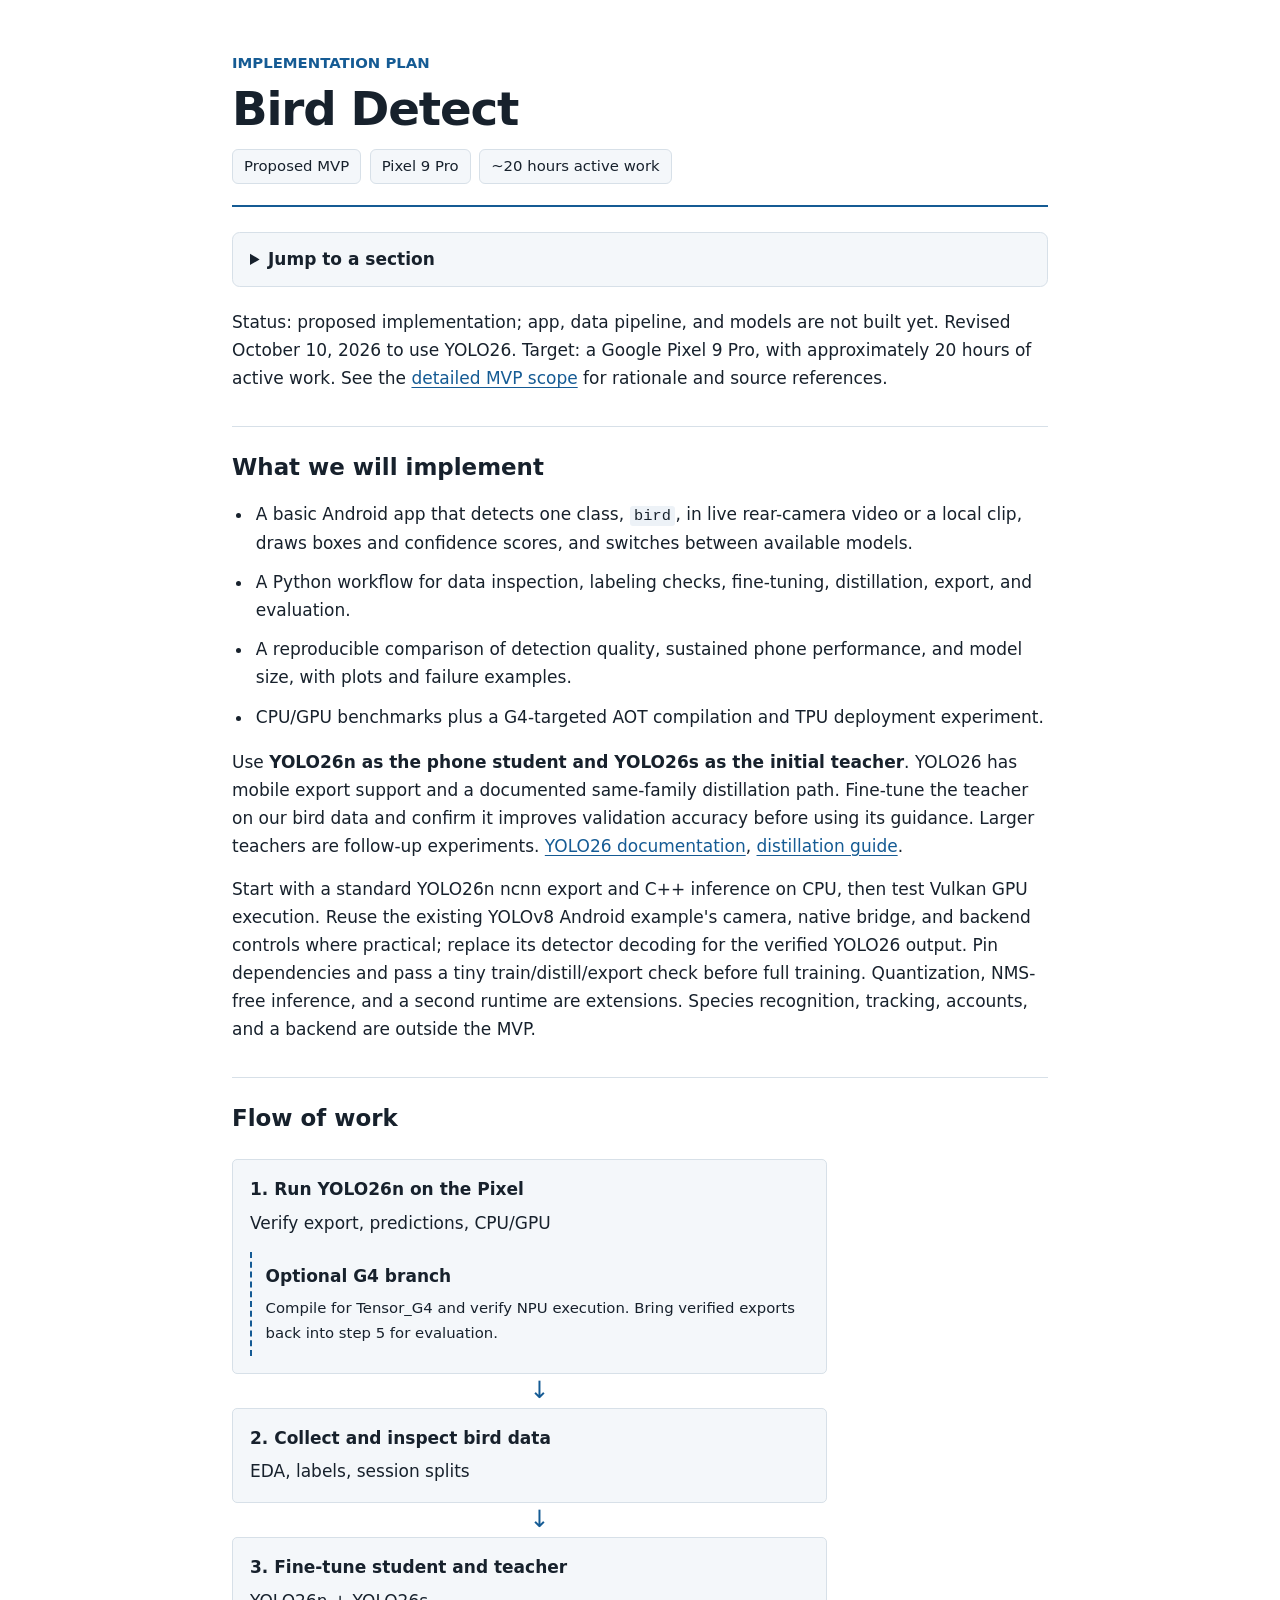
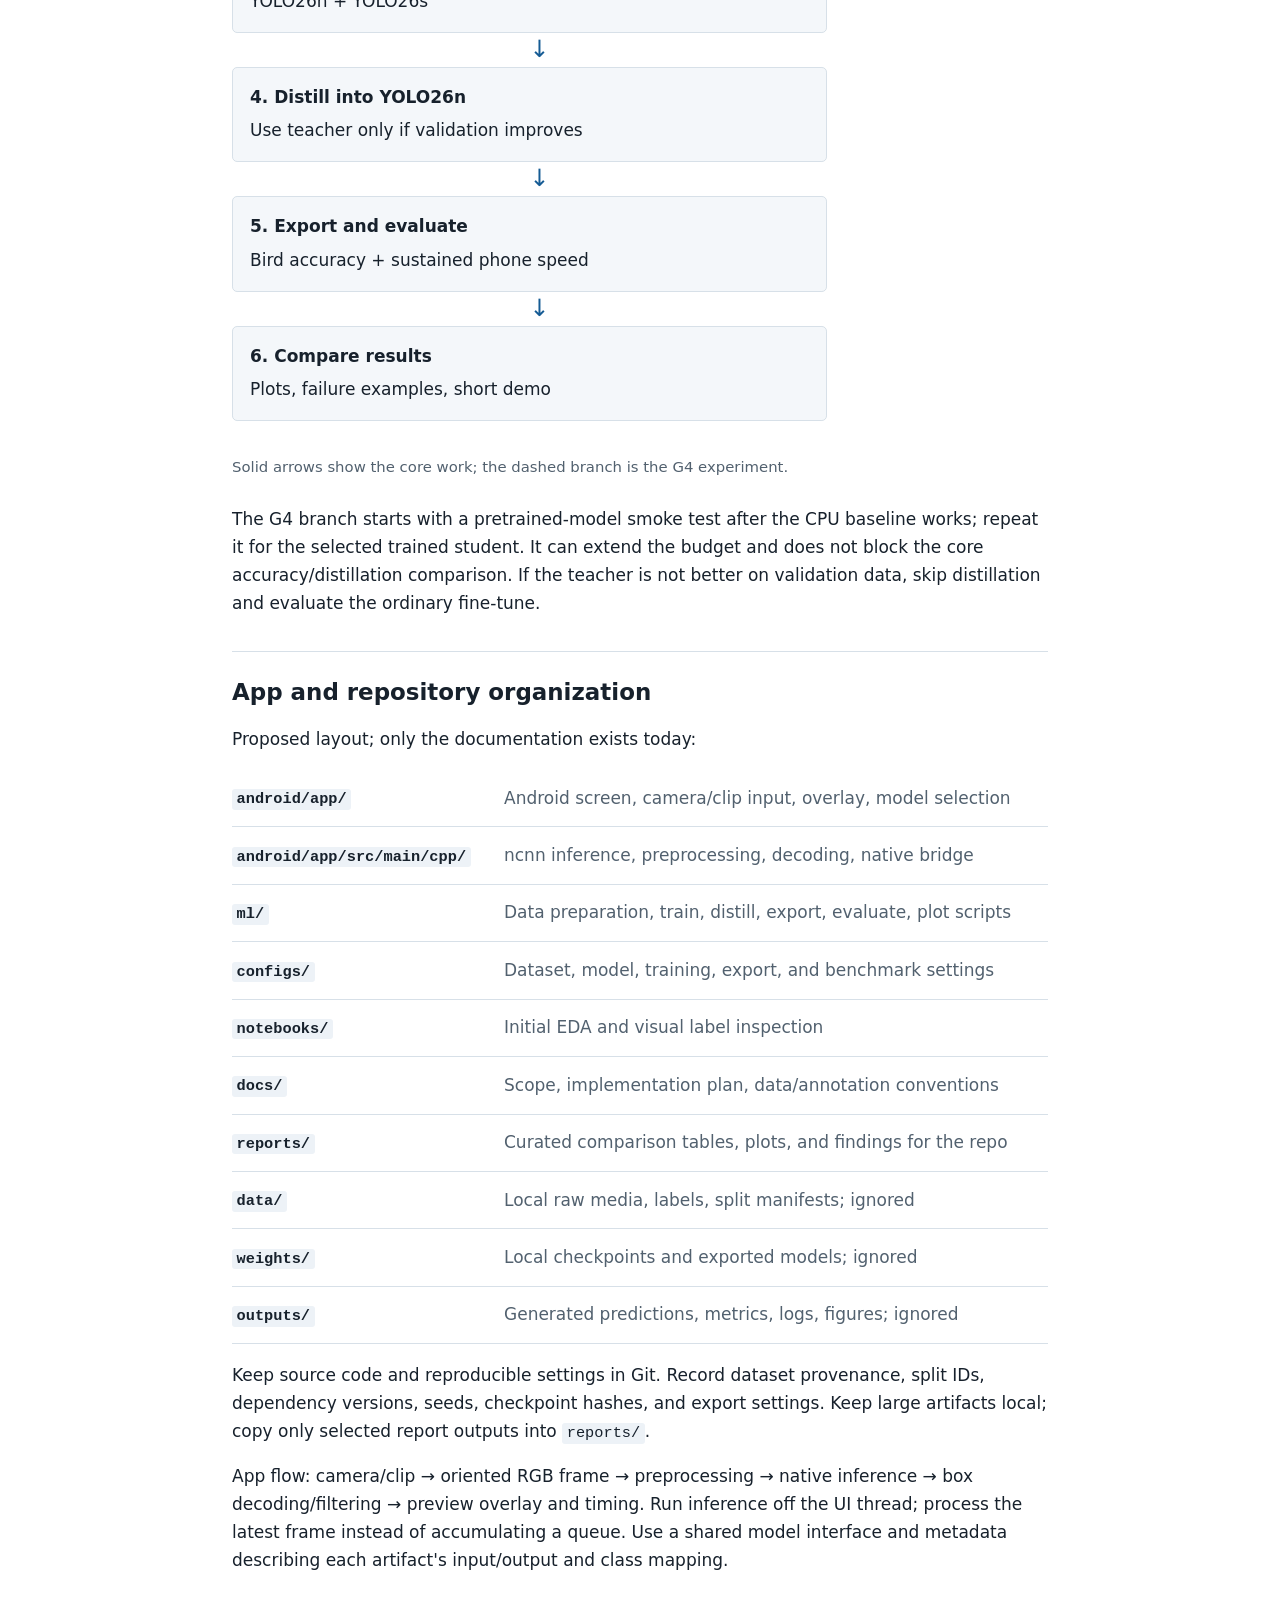
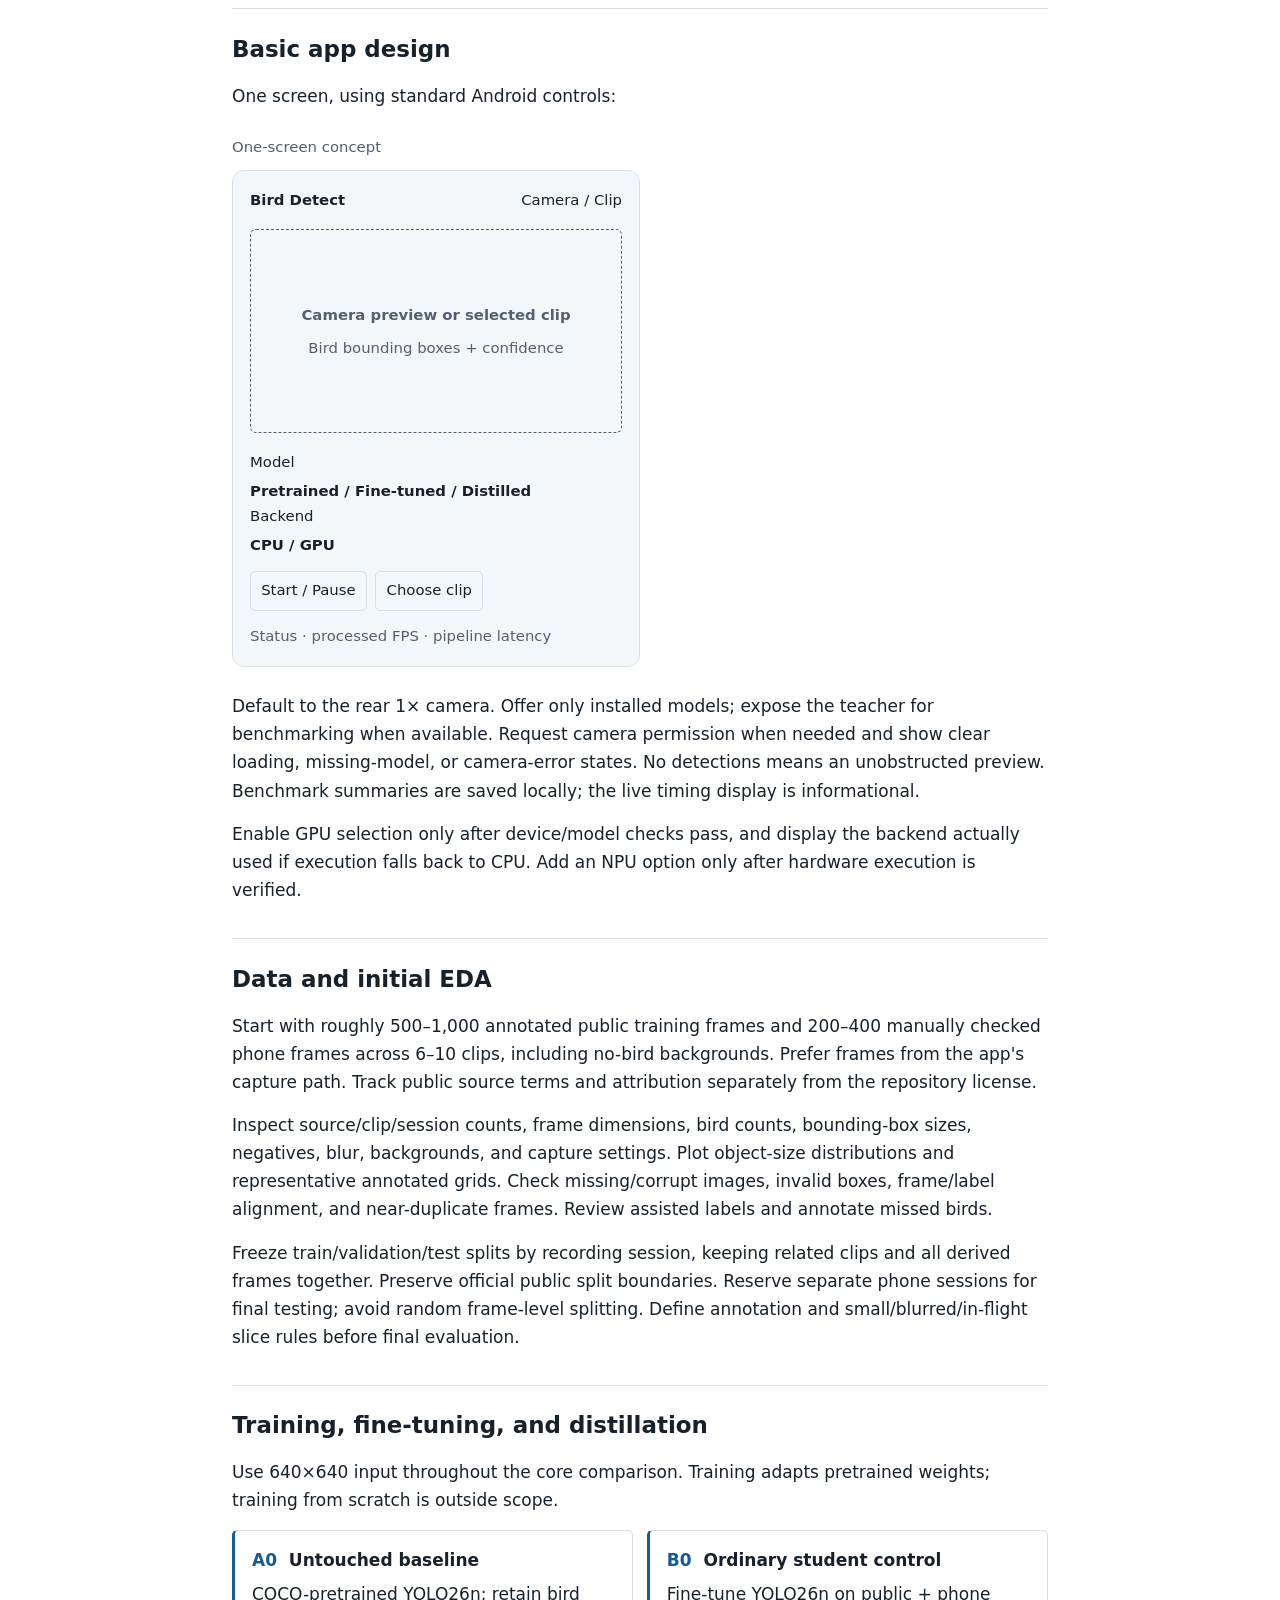
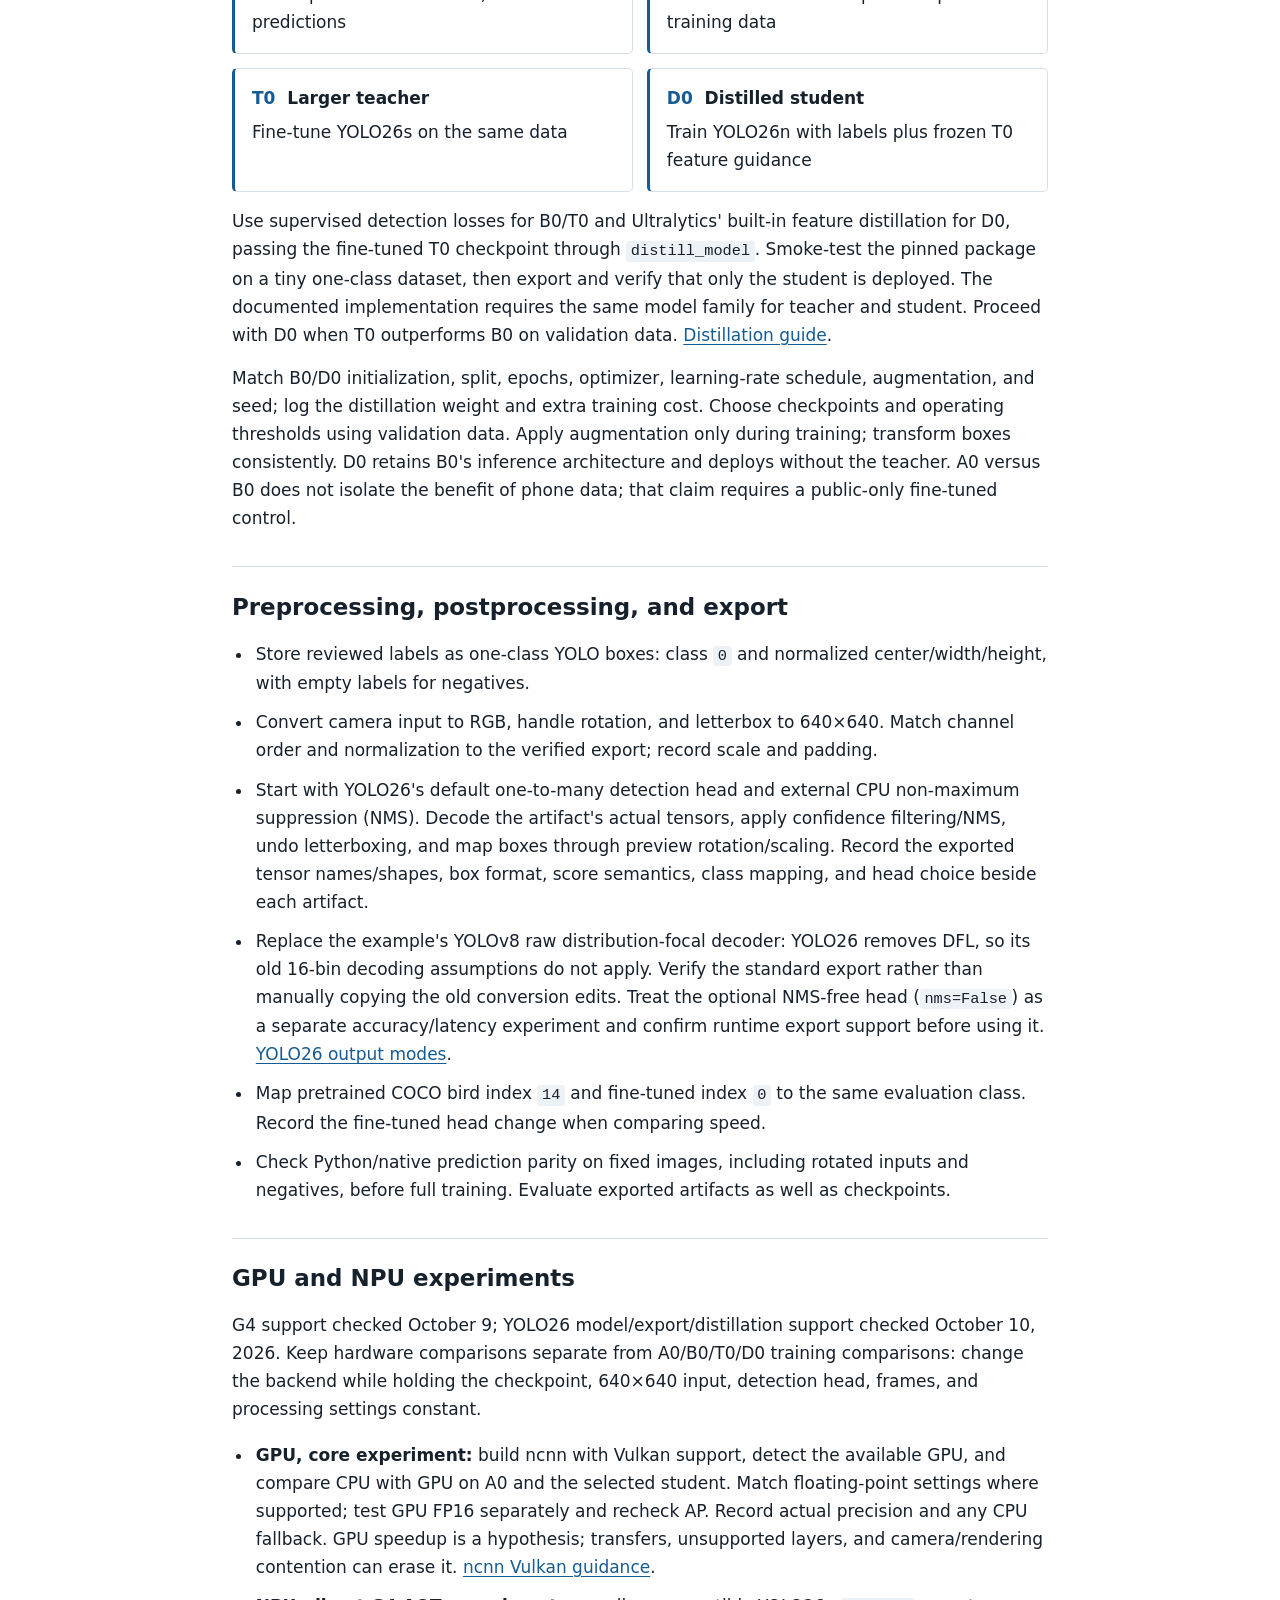
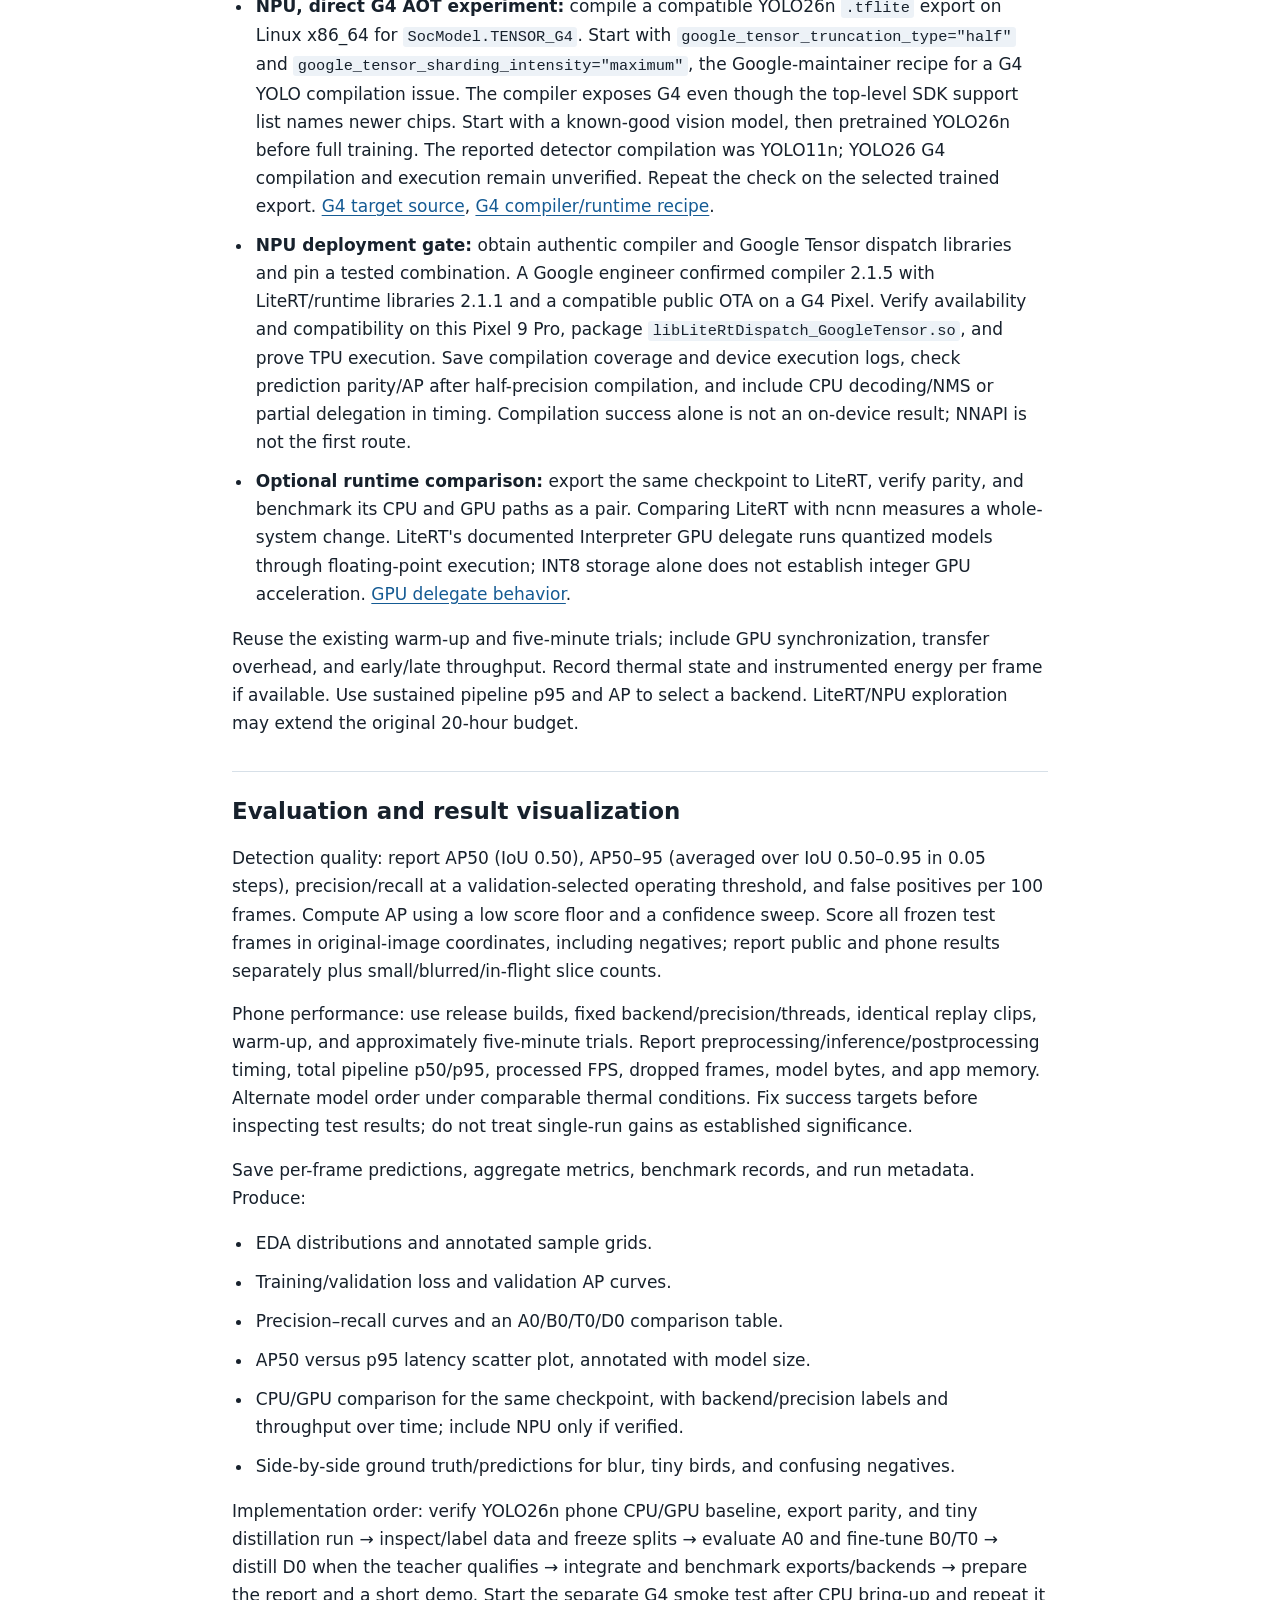
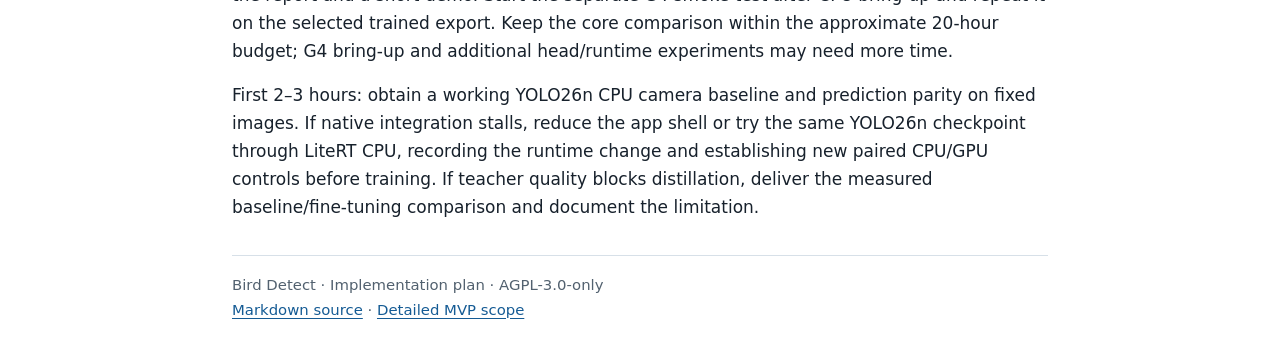
<file: docs/implementation_plan.html>
<!doctype html>
<html lang="en"><head><meta charset="utf-8"><meta name="viewport" content="width=device-width, initial-scale=1"><meta name="description" content="Bird Detect: a concise Android MVP implementation plan, including app organization, EDA, fine-tuning, distillation, and evaluation."><meta name="theme-color" content="#155b94"><title>Bird Detect · Implementation Plan</title><link rel="icon" type="image/svg+xml" href="data:image/svg+xml,%3Csvg%20xmlns%3D%22http%3A%2F%2Fwww.w3.org%2F2000%2Fsvg%22%20viewBox%3D%220%200%2032%2032%22%3E%3Crect%20width%3D%2232%22%20height%3D%2232%22%20rx%3D%227%22%20fill%3D%22%23155b94%22%2F%3E%3Cpath%20d%3D%22M7%207h7M7%207v7m18-7h-7m7%200v7M7%2025h7m-7%200v-7m18%207h-7m7%200v-7%22%20stroke%3D%22white%22%20stroke-width%3D%222%22%20fill%3D%22none%22%2F%3E%3C%2Fsvg%3E"><style>
:root{color-scheme:light dark;--bg:#fff;--fg:#17212c;--muted:#52616f;--accent:#155b94;--panel:#f4f7fa;--line:#d7e0e8;--code:#edf2f7;font-family:system-ui,-apple-system,BlinkMacSystemFont,"Segoe UI",sans-serif;font-size:17px}
@media(prefers-color-scheme:dark){:root{--bg:#101820;--fg:#e8edf3;--muted:#b0bfce;--accent:#8ecbff;--panel:#1a2733;--line:#354655;--code:#273646}}
*{box-sizing:border-box}html{scroll-behavior:smooth;scroll-padding-top:1rem}body{overflow-wrap:anywhere;margin:0;background:var(--bg);color:var(--fg);line-height:1.65}main{max-width:52rem;margin:auto;padding:2rem 1.1rem 3rem}header{border-bottom:2px solid var(--accent);padding-bottom:1.25rem;margin-bottom:1.5rem}.eyebrow{font-size:.875rem;font-weight:650;color:var(--accent);margin:0 0 .35rem}h1{font-size:clamp(2rem,7vw,2.75rem);line-height:1.2;margin:0 0 .65rem;letter-spacing:-.025em}.meta{display:flex;flex-wrap:wrap;gap:.5rem}.meta span{padding:.25rem .65rem;background:var(--panel);border:1px solid var(--line);border-radius:.35rem;font-size:.875rem}p{margin:.9rem 0}section{border-top:1px solid var(--line);margin-top:2rem;padding-top:1.25rem}h2{font-size:1.35rem;line-height:1.35;margin:.2rem 0 1rem;overflow-wrap:anywhere}h3{font-size:1rem;margin:0;line-height:1.5}a{color:var(--accent);text-underline-offset:.2em;overflow-wrap:anywhere}a:focus-visible,summary:focus-visible{outline:3px solid var(--accent);outline-offset:4px}code{font-size:.9em;background:var(--code);padding:.08em .3em;border-radius:.2em;overflow-wrap:anywhere}ul{padding-left:1.25rem;margin:1rem 0}li{margin:.65rem 0;padding-left:.15rem}details{border:1px solid var(--line);border-radius:.45rem;background:var(--panel);padding:.25rem 1rem;margin:1.25rem 0}summary{cursor:pointer;font-weight:650;min-height:44px;padding:.45rem 0}nav{display:grid;padding:.5rem 0}nav a{padding:.55rem 0;line-height:1.4;min-height:44px}.repo{margin:1rem 0}.repo>div{padding:.8rem 0;border-bottom:1px solid var(--line)}dt{font-weight:650}dd{margin:.3rem 0 0;color:var(--muted)}.models{display:grid;gap:.8rem}.model{padding:1rem;border:1px solid var(--line);border-left:3px solid var(--accent);border-radius:.3rem}.model h3 span{color:var(--accent);margin-right:.35rem}.model p{margin:.4rem 0 0}.app-sketch{margin:1.5rem 0}.app-sketch figcaption{font-size:.875rem;color:var(--muted);margin-bottom:.6rem}.app-frame{max-width:24rem;border:1px solid var(--line);border-radius:.7rem;padding:1rem;background:var(--panel)}.app-top{display:flex;justify-content:space-between;gap:.5rem;flex-wrap:wrap;font-size:.875rem}.app-preview{border:1px dashed var(--muted);border-radius:.35rem;min-height:12rem;margin:1rem 0;display:flex;flex-direction:column;justify-content:center;gap:.5rem;padding:1rem;text-align:center;font-size:.875rem;color:var(--muted)}.app-row{display:flex;flex-direction:column;gap:.25rem;font-size:.875rem}.app-actions{display:flex;flex-wrap:wrap;gap:.5rem;margin:.8rem 0}.app-actions span{font-size:.875rem;border:1px solid var(--line);padding:.4rem .6rem;border-radius:.3rem}.app-status{font-size:.875rem;color:var(--muted)}footer{border-top:1px solid var(--line);margin-top:2rem;padding-top:1rem;font-size:.875rem;color:var(--muted)}
@media(min-width:650px){main{padding:3rem 2rem}.repo>div{display:grid;grid-template-columns:15rem 1fr;gap:1rem}dd{margin:0}.models{grid-template-columns:1fr 1fr}}
@media(prefers-reduced-motion:reduce){html{scroll-behavior:auto}}
@media print{:root{color-scheme:light;--bg:#fff;--fg:#17212c;--muted:#52616f;--accent:#155b94;--panel:#f4f7fa;--line:#d7e0e8;--code:#edf2f7}details{display:none}main{padding:0;max-width:none}.model,.repo>div{break-inside:avoid}}

.work-flow{margin:1.5rem 0}.flow-steps{list-style:none;padding:0;margin:0;max-width:35rem}.flow-steps>li{position:relative;padding:1rem;margin:0 0 2rem;border:1px solid var(--line);border-radius:.3rem;background:var(--panel)}.flow-steps>li:not(:last-child)::after{content:"↓";position:absolute;bottom:-1.8rem;left:50%;color:var(--accent);font-size:1.4rem;line-height:1.5rem}.flow-steps h3{margin:0}.flow-steps p{margin:.35rem 0 0}.flow-branch{border-left:2px dashed var(--accent);padding:.6rem .8rem;margin:.9rem 0 0}.flow-branch p{font-size:.875rem}.work-flow figcaption{color:var(--muted);font-size:.875rem}.flow-steps>li{break-inside:avoid}
</style></head><body><main><header><p class="eyebrow">IMPLEMENTATION PLAN</p><h1>Bird Detect</h1><div class="meta"><span>Proposed MVP</span><span>Pixel 9 Pro</span><span>~20 hours active work</span></div></header><details><summary>Jump to a section</summary><nav aria-label="Plan sections"><a href="#what-we-will-implement">What we will implement</a><a href="#flow-of-work">Flow of work</a><a href="#app-and-repository-organization">App and repository organization</a><a href="#basic-app-design">Basic app design</a><a href="#data-and-initial-eda">Data and initial EDA</a><a href="#training-fine-tuning-and-distillation">Training, fine-tuning, and distillation</a><a href="#preprocessing-postprocessing-and-export">Preprocessing, postprocessing, and export</a><a href="#gpu-and-npu-experiments">GPU and NPU experiments</a><a href="#evaluation-and-result-visualization">Evaluation and result visualization</a></nav></details><p>Status: proposed implementation; app, data pipeline, and models are not built yet. Revised October 10, 2026 to use YOLO26. Target: a Google Pixel 9 Pro, with approximately 20 hours of active work. See the <a href="android_bird_detection_mvp.md">detailed MVP scope</a> for rationale and source references.</p>
<section id="what-we-will-implement"><h2>What we will implement</h2>
<ul><li>A basic Android app that detects one class, <code>bird</code>, in live rear-camera video or a local clip, draws boxes and confidence scores, and switches between available models.</li><li>A Python workflow for data inspection, labeling checks, fine-tuning, distillation, export, and evaluation.</li><li>A reproducible comparison of detection quality, sustained phone performance, and model size, with plots and failure examples.</li><li>CPU/GPU benchmarks plus a G4-targeted AOT compilation and TPU deployment experiment.</li></ul>
<p>Use <strong>YOLO26n as the phone student and YOLO26s as the initial teacher</strong>. YOLO26 has mobile export support and a documented same-family distillation path. Fine-tune the teacher on our bird data and confirm it improves validation accuracy before using its guidance. Larger teachers are follow-up experiments. <a href="https://docs.ultralytics.com/models/yolo26/">YOLO26 documentation</a>, <a href="https://docs.ultralytics.com/guides/knowledge-distillation">distillation guide</a>.</p>
<p>Start with a standard YOLO26n ncnn export and C++ inference on CPU, then test Vulkan GPU execution. Reuse the existing YOLOv8 Android example&#x27;s camera, native bridge, and backend controls where practical; replace its detector decoding for the verified YOLO26 output. Pin dependencies and pass a tiny train/distill/export check before full training. Quantization, NMS-free inference, and a second runtime are extensions. Species recognition, tracking, accounts, and a backend are outside the MVP.</p>
</section>
<section id="flow-of-work"><h2>Flow of work</h2>
<figure class="work-flow" aria-label="Six-stage implementation workflow with an optional Tensor G4 branch"><ol class="flow-steps" role="list"><li><h3>1. Run YOLO26n on the Pixel</h3><p>Verify export, predictions, CPU/GPU</p><aside class="flow-branch"><strong>Optional G4 branch</strong><p>Compile for Tensor_G4 and verify NPU execution. Bring verified exports back into step 5 for evaluation.</p></aside></li><li><h3>2. Collect and inspect bird data</h3><p>EDA, labels, session splits</p></li><li><h3>3. Fine-tune student and teacher</h3><p>YOLO26n + YOLO26s</p></li><li><h3>4. Distill into YOLO26n</h3><p>Use teacher only if validation improves</p></li><li><h3>5. Export and evaluate</h3><p>Bird accuracy + sustained phone speed</p></li><li><h3>6. Compare results</h3><p>Plots, failure examples, short demo</p></li></ol><figcaption>Solid arrows show the core work; the dashed branch is the G4 experiment.</figcaption></figure>
<p>The G4 branch starts with a pretrained-model smoke test after the CPU baseline works; repeat it for the selected trained student. It can extend the budget and does not block the core accuracy/distillation comparison. If the teacher is not better on validation data, skip distillation and evaluate the ordinary fine-tune.</p>
</section>
<section id="app-and-repository-organization"><h2>App and repository organization</h2>
<p>Proposed layout; only the documentation exists today:</p>
<dl class="repo"><div><dt><code>android/app/</code></dt><dd>Android screen, camera/clip input, overlay, model selection</dd></div><div><dt><code>android/app/src/main/cpp/</code></dt><dd>ncnn inference, preprocessing, decoding, native bridge</dd></div><div><dt><code>ml/</code></dt><dd>Data preparation, train, distill, export, evaluate, plot scripts</dd></div><div><dt><code>configs/</code></dt><dd>Dataset, model, training, export, and benchmark settings</dd></div><div><dt><code>notebooks/</code></dt><dd>Initial EDA and visual label inspection</dd></div><div><dt><code>docs/</code></dt><dd>Scope, implementation plan, data/annotation conventions</dd></div><div><dt><code>reports/</code></dt><dd>Curated comparison tables, plots, and findings for the repo</dd></div><div><dt><code>data/</code></dt><dd>Local raw media, labels, split manifests; ignored</dd></div><div><dt><code>weights/</code></dt><dd>Local checkpoints and exported models; ignored</dd></div><div><dt><code>outputs/</code></dt><dd>Generated predictions, metrics, logs, figures; ignored</dd></div></dl>
<p>Keep source code and reproducible settings in Git. Record dataset provenance, split IDs, dependency versions, seeds, checkpoint hashes, and export settings. Keep large artifacts local; copy only selected report outputs into <code>reports/</code>.</p>
<p>App flow: camera/clip → oriented RGB frame → preprocessing → native inference → box decoding/filtering → preview overlay and timing. Run inference off the UI thread; process the latest frame instead of accumulating a queue. Use a shared model interface and metadata describing each artifact&#x27;s input/output and class mapping.</p>
</section>
<section id="basic-app-design"><h2>Basic app design</h2>
<p>One screen, using standard Android controls:</p>
<figure class="app-sketch"><figcaption>One-screen concept</figcaption><div class="app-frame"><div class="app-top"><strong>Bird Detect</strong><span>Camera / Clip</span></div><div class="app-preview"><strong>Camera preview or selected clip</strong><span>Bird bounding boxes + confidence</span></div><div class="app-row"><span>Model</span><strong>Pretrained / Fine-tuned / Distilled</strong></div><div class="app-row"><span>Backend</span><strong>CPU / GPU</strong></div><div class="app-actions"><span>Start / Pause</span><span>Choose clip</span></div><div class="app-status">Status · processed FPS · pipeline latency</div></div></figure>
<p>Default to the rear 1× camera. Offer only installed models; expose the teacher for benchmarking when available. Request camera permission when needed and show clear loading, missing-model, or camera-error states. No detections means an unobstructed preview. Benchmark summaries are saved locally; the live timing display is informational.</p>
<p>Enable GPU selection only after device/model checks pass, and display the backend actually used if execution falls back to CPU. Add an NPU option only after hardware execution is verified.</p>
</section>
<section id="data-and-initial-eda"><h2>Data and initial EDA</h2>
<p>Start with roughly 500–1,000 annotated public training frames and 200–400 manually checked phone frames across 6–10 clips, including no-bird backgrounds. Prefer frames from the app&#x27;s capture path. Track public source terms and attribution separately from the repository license.</p>
<p>Inspect source/clip/session counts, frame dimensions, bird counts, bounding-box sizes, negatives, blur, backgrounds, and capture settings. Plot object-size distributions and representative annotated grids. Check missing/corrupt images, invalid boxes, frame/label alignment, and near-duplicate frames. Review assisted labels and annotate missed birds.</p>
<p>Freeze train/validation/test splits by recording session, keeping related clips and all derived frames together. Preserve official public split boundaries. Reserve separate phone sessions for final testing; avoid random frame-level splitting. Define annotation and small/blurred/in-flight slice rules before final evaluation.</p>
</section>
<section id="training-fine-tuning-and-distillation"><h2>Training, fine-tuning, and distillation</h2>
<p>Use 640×640 input throughout the core comparison. Training adapts pretrained weights; training from scratch is outside scope.</p>
<div class="models"><article class="model"><h3><span>A0</span> Untouched baseline</h3><p>COCO-pretrained YOLO26n; retain bird predictions</p></article><article class="model"><h3><span>B0</span> Ordinary student control</h3><p>Fine-tune YOLO26n on public + phone training data</p></article><article class="model"><h3><span>T0</span> Larger teacher</h3><p>Fine-tune YOLO26s on the same data</p></article><article class="model"><h3><span>D0</span> Distilled student</h3><p>Train YOLO26n with labels plus frozen T0 feature guidance</p></article></div>
<p>Use supervised detection losses for B0/T0 and Ultralytics&#x27; built-in feature distillation for D0, passing the fine-tuned T0 checkpoint through <code>distill_model</code>. Smoke-test the pinned package on a tiny one-class dataset, then export and verify that only the student is deployed. The documented implementation requires the same model family for teacher and student. Proceed with D0 when T0 outperforms B0 on validation data. <a href="https://docs.ultralytics.com/guides/knowledge-distillation">Distillation guide</a>.</p>
<p>Match B0/D0 initialization, split, epochs, optimizer, learning-rate schedule, augmentation, and seed; log the distillation weight and extra training cost. Choose checkpoints and operating thresholds using validation data. Apply augmentation only during training; transform boxes consistently. D0 retains B0&#x27;s inference architecture and deploys without the teacher. A0 versus B0 does not isolate the benefit of phone data; that claim requires a public-only fine-tuned control.</p>
</section>
<section id="preprocessing-postprocessing-and-export"><h2>Preprocessing, postprocessing, and export</h2>
<ul><li>Store reviewed labels as one-class YOLO boxes: class <code>0</code> and normalized center/width/height, with empty labels for negatives.</li><li>Convert camera input to RGB, handle rotation, and letterbox to 640×640. Match channel order and normalization to the verified export; record scale and padding.</li><li>Start with YOLO26&#x27;s default one-to-many detection head and external CPU non-maximum suppression (NMS). Decode the artifact&#x27;s actual tensors, apply confidence filtering/NMS, undo letterboxing, and map boxes through preview rotation/scaling. Record the exported tensor names/shapes, box format, score semantics, class mapping, and head choice beside each artifact.</li><li>Replace the example&#x27;s YOLOv8 raw distribution-focal decoder: YOLO26 removes DFL, so its old 16-bin decoding assumptions do not apply. Verify the standard export rather than manually copying the old conversion edits. Treat the optional NMS-free head (<code>nms=False</code>) as a separate accuracy/latency experiment and confirm runtime export support before using it. <a href="https://docs.ultralytics.com/models/yolo26/">YOLO26 output modes</a>.</li><li>Map pretrained COCO bird index <code>14</code> and fine-tuned index <code>0</code> to the same evaluation class. Record the fine-tuned head change when comparing speed.</li><li>Check Python/native prediction parity on fixed images, including rotated inputs and negatives, before full training. Evaluate exported artifacts as well as checkpoints.</li></ul>
</section>
<section id="gpu-and-npu-experiments"><h2>GPU and NPU experiments</h2>
<p>G4 support checked October 9; YOLO26 model/export/distillation support checked October 10, 2026. Keep hardware comparisons separate from A0/B0/T0/D0 training comparisons: change the backend while holding the checkpoint, 640×640 input, detection head, frames, and processing settings constant.</p>
<ul><li><strong>GPU, core experiment:</strong> build ncnn with Vulkan support, detect the available GPU, and compare CPU with GPU on A0 and the selected student. Match floating-point settings where supported; test GPU FP16 separately and recheck AP. Record actual precision and any CPU fallback. GPU speedup is a hypothesis; transfers, unsupported layers, and camera/rendering contention can erase it. <a href="https://github.com/Tencent/ncnn/blob/master/docs/how-to-use-and-FAQ/FAQ-ncnn-vulkan.md">ncnn Vulkan guidance</a>.</li><li><strong>NPU, direct G4 AOT experiment:</strong> compile a compatible YOLO26n <code>.tflite</code> export on Linux x86_64 for <code>SocModel.TENSOR_G4</code>. Start with <code>google_tensor_truncation_type=&quot;half&quot;</code> and <code>google_tensor_sharding_intensity=&quot;maximum&quot;</code>, the Google-maintainer recipe for a G4 YOLO compilation issue. The compiler exposes G4 even though the top-level SDK support list names newer chips. Start with a known-good vision model, then pretrained YOLO26n before full training. The reported detector compilation was YOLO11n; YOLO26 G4 compilation and execution remain unverified. Repeat the check on the selected trained export. <a href="https://github.com/google-ai-edge/LiteRT/blob/main/litert/python/aot/vendors/google_tensor/target.py">G4 target source</a>, <a href="https://github.com/google-ai-edge/LiteRT/issues/7598">G4 compiler/runtime recipe</a>.</li><li><strong>NPU deployment gate:</strong> obtain authentic compiler and Google Tensor dispatch libraries and pin a tested combination. A Google engineer confirmed compiler 2.1.5 with LiteRT/runtime libraries 2.1.1 and a compatible public OTA on a G4 Pixel. Verify availability and compatibility on this Pixel 9 Pro, package <code>libLiteRtDispatch_GoogleTensor.so</code>, and prove TPU execution. Save compilation coverage and device execution logs, check prediction parity/AP after half-precision compilation, and include CPU decoding/NMS or partial delegation in timing. Compilation success alone is not an on-device result; NNAPI is not the first route.</li><li><strong>Optional runtime comparison:</strong> export the same checkpoint to LiteRT, verify parity, and benchmark its CPU and GPU paths as a pair. Comparing LiteRT with ncnn measures a whole-system change. LiteRT&#x27;s documented Interpreter GPU delegate runs quantized models through floating-point execution; INT8 storage alone does not establish integer GPU acceleration. <a href="https://developers.google.com/edge/litert/performance/gpu">GPU delegate behavior</a>.</li></ul>
<p>Reuse the existing warm-up and five-minute trials; include GPU synchronization, transfer overhead, and early/late throughput. Record thermal state and instrumented energy per frame if available. Use sustained pipeline p95 and AP to select a backend. LiteRT/NPU exploration may extend the original 20-hour budget.</p>
</section>
<section id="evaluation-and-result-visualization"><h2>Evaluation and result visualization</h2>
<p>Detection quality: report AP50 (IoU 0.50), AP50–95 (averaged over IoU 0.50–0.95 in 0.05 steps), precision/recall at a validation-selected operating threshold, and false positives per 100 frames. Compute AP using a low score floor and a confidence sweep. Score all frozen test frames in original-image coordinates, including negatives; report public and phone results separately plus small/blurred/in-flight slice counts.</p>
<p>Phone performance: use release builds, fixed backend/precision/threads, identical replay clips, warm-up, and approximately five-minute trials. Report preprocessing/inference/postprocessing timing, total pipeline p50/p95, processed FPS, dropped frames, model bytes, and app memory. Alternate model order under comparable thermal conditions. Fix success targets before inspecting test results; do not treat single-run gains as established significance.</p>
<p>Save per-frame predictions, aggregate metrics, benchmark records, and run metadata. Produce:</p>
<ul><li>EDA distributions and annotated sample grids.</li><li>Training/validation loss and validation AP curves.</li><li>Precision–recall curves and an A0/B0/T0/D0 comparison table.</li><li>AP50 versus p95 latency scatter plot, annotated with model size.</li><li>CPU/GPU comparison for the same checkpoint, with backend/precision labels and throughput over time; include NPU only if verified.</li><li>Side-by-side ground truth/predictions for blur, tiny birds, and confusing negatives.</li></ul>
<p>Implementation order: verify YOLO26n phone CPU/GPU baseline, export parity, and tiny distillation run → inspect/label data and freeze splits → evaluate A0 and fine-tune B0/T0 → distill D0 when the teacher qualifies → integrate and benchmark exports/backends → prepare the report and a short demo. Start the separate G4 smoke test after CPU bring-up and repeat it on the selected trained export. Keep the core comparison within the approximate 20-hour budget; G4 bring-up and additional head/runtime experiments may need more time.</p>
<p>First 2–3 hours: obtain a working YOLO26n CPU camera baseline and prediction parity on fixed images. If native integration stalls, reduce the app shell or try the same YOLO26n checkpoint through LiteRT CPU, recording the runtime change and establishing new paired CPU/GPU controls before training. If teacher quality blocks distillation, deliver the measured baseline/fine-tuning comparison and document the limitation.</p>
</section><footer>Bird Detect · Implementation plan · AGPL-3.0-only<br><a href="implementation_plan.md">Markdown source</a> · <a href="android_bird_detection_mvp.md">Detailed MVP scope</a></footer></main></body></html>
</file>
